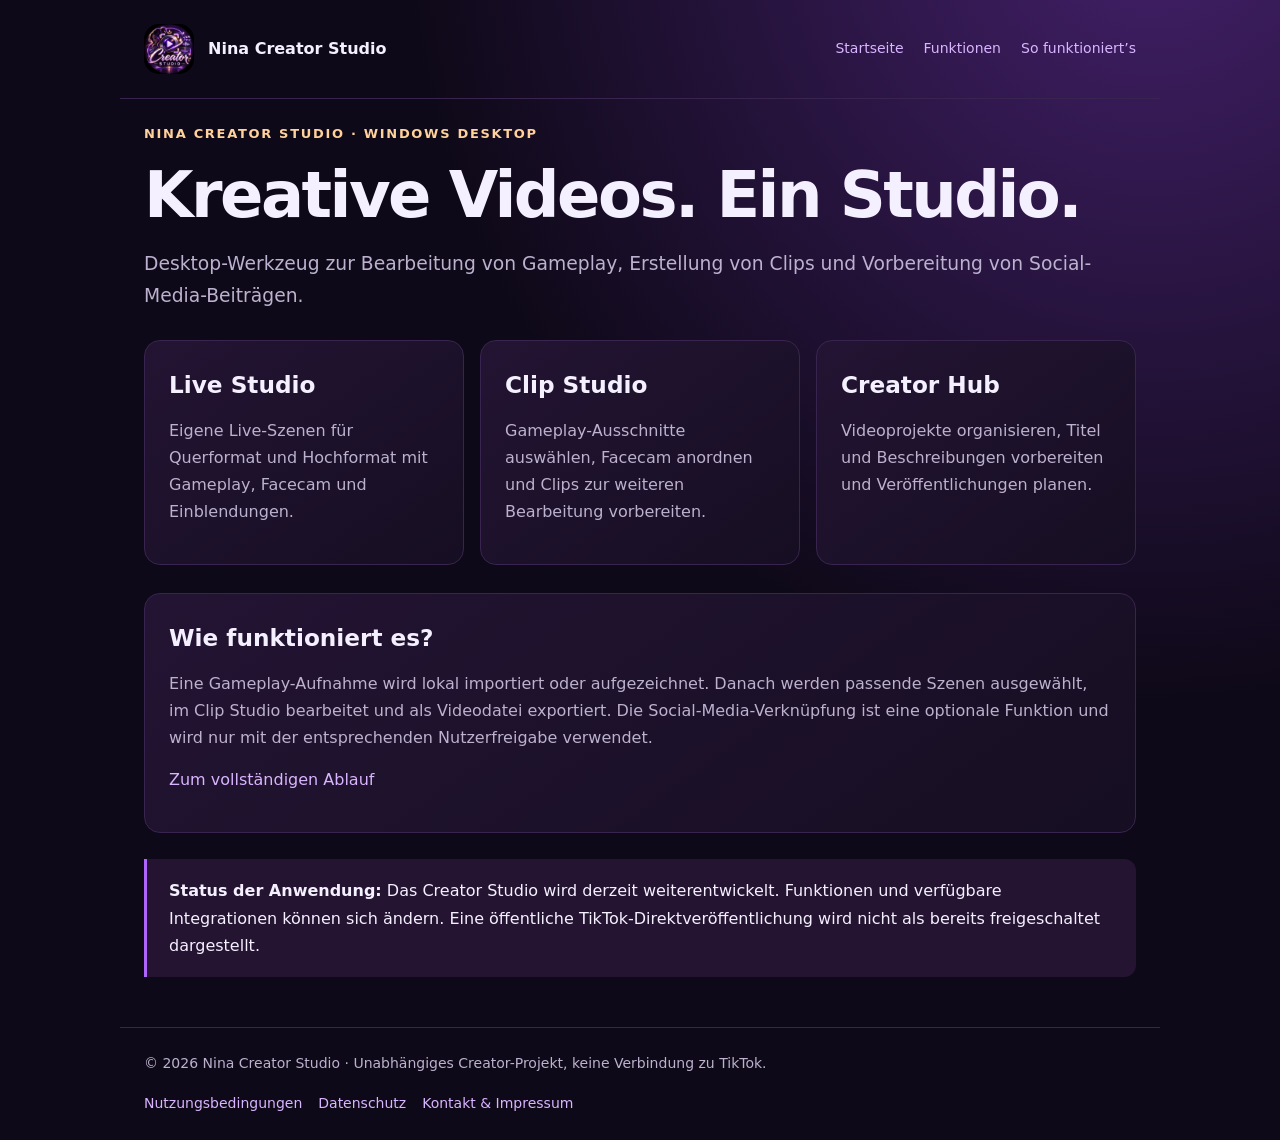
<file: index.html>
<!doctype html><html lang="de"><head><meta charset="UTF-8"><meta name="viewport" content="width=device-width, initial-scale=1"><meta name="description" content="Nina Creator Studio – Windows-Desktop-App für Gameplay, Clips und Social-Media-Workflows"><title>Kreative Videos. Ein Studio. | Nina Creator Studio</title><link rel="stylesheet" href="style.css"><link rel="icon" href="logo.jpg"></head><body><header><a class="brand" href="index.html"><img src="logo.jpg" alt="Nina Creator Studio Logo">Nina Creator Studio</a><nav aria-label="Hauptnavigation"><a href="index.html">Startseite</a><a href="funktionen.html">Funktionen</a><a href="ablauf.html">So funktioniert’s</a></nav></header><main class=""><p class="eyebrow">Nina Creator Studio · Windows Desktop</p><h1>Kreative Videos. Ein Studio.</h1><p class="lead">Desktop-Werkzeug zur Bearbeitung von Gameplay, Erstellung von Clips und Vorbereitung von Social-Media-Beiträgen.</p><section class="grid"><article class="panel"><h2>Live Studio</h2><p>Eigene Live-Szenen für Querformat und Hochformat mit Gameplay, Facecam und Einblendungen.</p></article><article class="panel"><h2>Clip Studio</h2><p>Gameplay-Ausschnitte auswählen, Facecam anordnen und Clips zur weiteren Bearbeitung vorbereiten.</p></article><article class="panel"><h2>Creator Hub</h2><p>Videoprojekte organisieren, Titel und Beschreibungen vorbereiten und Veröffentlichungen planen.</p></article></section><section class="panel"><h2>Wie funktioniert es?</h2><p>Eine Gameplay-Aufnahme wird lokal importiert oder aufgezeichnet. Danach werden passende Szenen ausgewählt, im Clip Studio bearbeitet und als Videodatei exportiert. Die Social-Media-Verknüpfung ist eine optionale Funktion und wird nur mit der entsprechenden Nutzerfreigabe verwendet.</p><p><a href="ablauf.html">Zum vollständigen Ablauf</a></p></section><div class="callout"><strong>Status der Anwendung:</strong> Das Creator Studio wird derzeit weiterentwickelt. Funktionen und verfügbare Integrationen können sich ändern. Eine öffentliche TikTok-Direktveröffentlichung wird nicht als bereits freigeschaltet dargestellt.</div></main><footer><div>© 2026 Nina Creator Studio · Unabhängiges Creator-Projekt, keine Verbindung zu TikTok.</div><div class="footlinks"><a href="nutzungsbedingungen.html">Nutzungsbedingungen</a><a href="datenschutz.html">Datenschutz</a><a href="impressum.html">Kontakt & Impressum</a></div></footer></body></html>
</file>
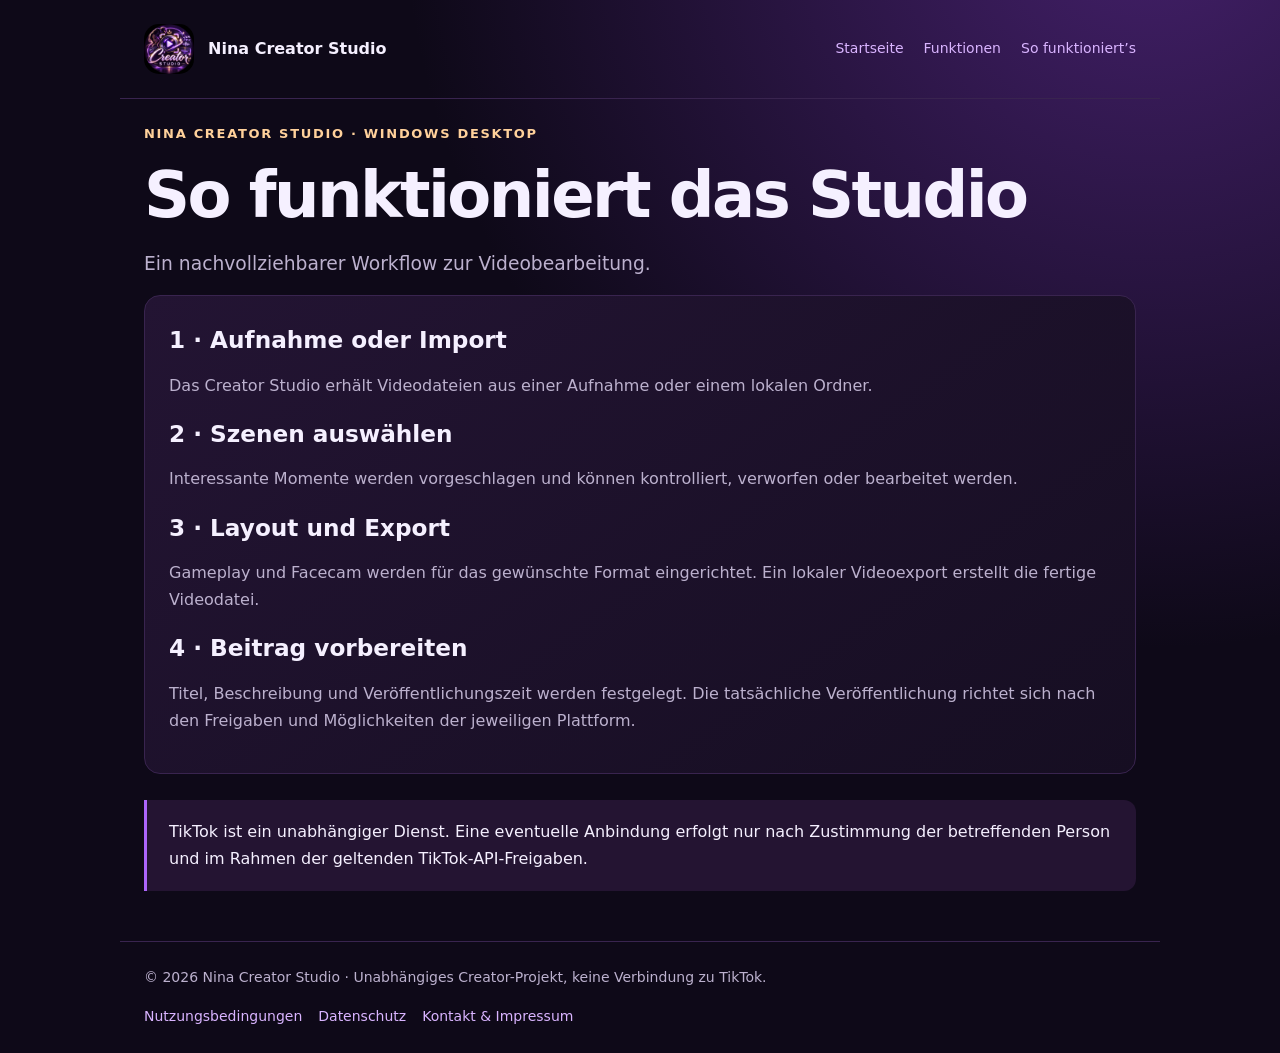
<file: ablauf.html>
<!doctype html><html lang="de"><head><meta charset="UTF-8"><meta name="viewport" content="width=device-width, initial-scale=1"><meta name="description" content="Nina Creator Studio – Windows-Desktop-App für Gameplay, Clips und Social-Media-Workflows"><title>So funktioniert das Studio | Nina Creator Studio</title><link rel="stylesheet" href="style.css"><link rel="icon" href="logo.jpg"></head><body><header><a class="brand" href="index.html"><img src="logo.jpg" alt="Nina Creator Studio Logo">Nina Creator Studio</a><nav aria-label="Hauptnavigation"><a href="index.html">Startseite</a><a href="funktionen.html">Funktionen</a><a href="ablauf.html">So funktioniert’s</a></nav></header><main class=""><p class="eyebrow">Nina Creator Studio · Windows Desktop</p><h1>So funktioniert das Studio</h1><p class="lead">Ein nachvollziehbarer Workflow zur Videobearbeitung.</p><section class="panel"><h2>1 · Aufnahme oder Import</h2><p>Das Creator Studio erhält Videodateien aus einer Aufnahme oder einem lokalen Ordner.</p><h2>2 · Szenen auswählen</h2><p>Interessante Momente werden vorgeschlagen und können kontrolliert, verworfen oder bearbeitet werden.</p><h2>3 · Layout und Export</h2><p>Gameplay und Facecam werden für das gewünschte Format eingerichtet. Ein lokaler Videoexport erstellt die fertige Videodatei.</p><h2>4 · Beitrag vorbereiten</h2><p>Titel, Beschreibung und Veröffentlichungszeit werden festgelegt. Die tatsächliche Veröffentlichung richtet sich nach den Freigaben und Möglichkeiten der jeweiligen Plattform.</p></section><div class="callout">TikTok ist ein unabhängiger Dienst. Eine eventuelle Anbindung erfolgt nur nach Zustimmung der betreffenden Person und im Rahmen der geltenden TikTok-API-Freigaben.</div></main><footer><div>© 2026 Nina Creator Studio · Unabhängiges Creator-Projekt, keine Verbindung zu TikTok.</div><div class="footlinks"><a href="nutzungsbedingungen.html">Nutzungsbedingungen</a><a href="datenschutz.html">Datenschutz</a><a href="impressum.html">Kontakt & Impressum</a></div></footer></body></html>
</file>
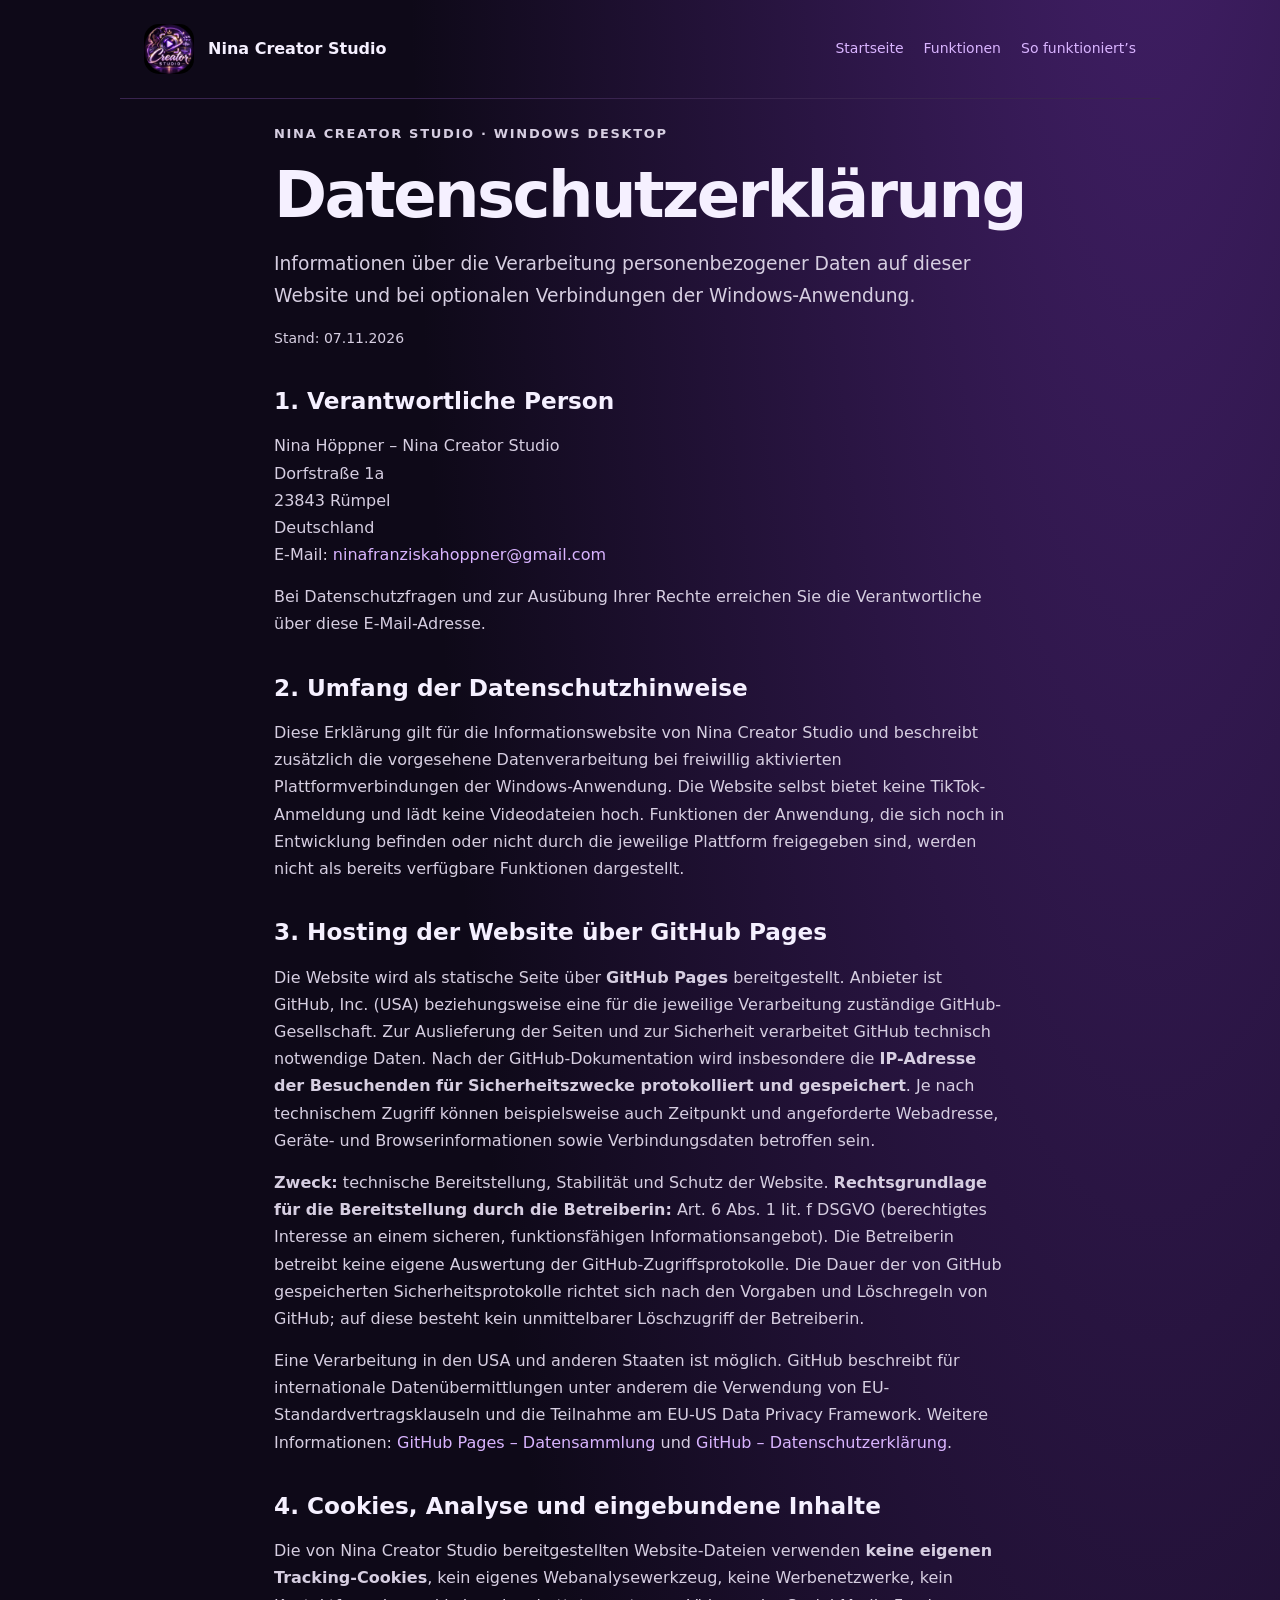
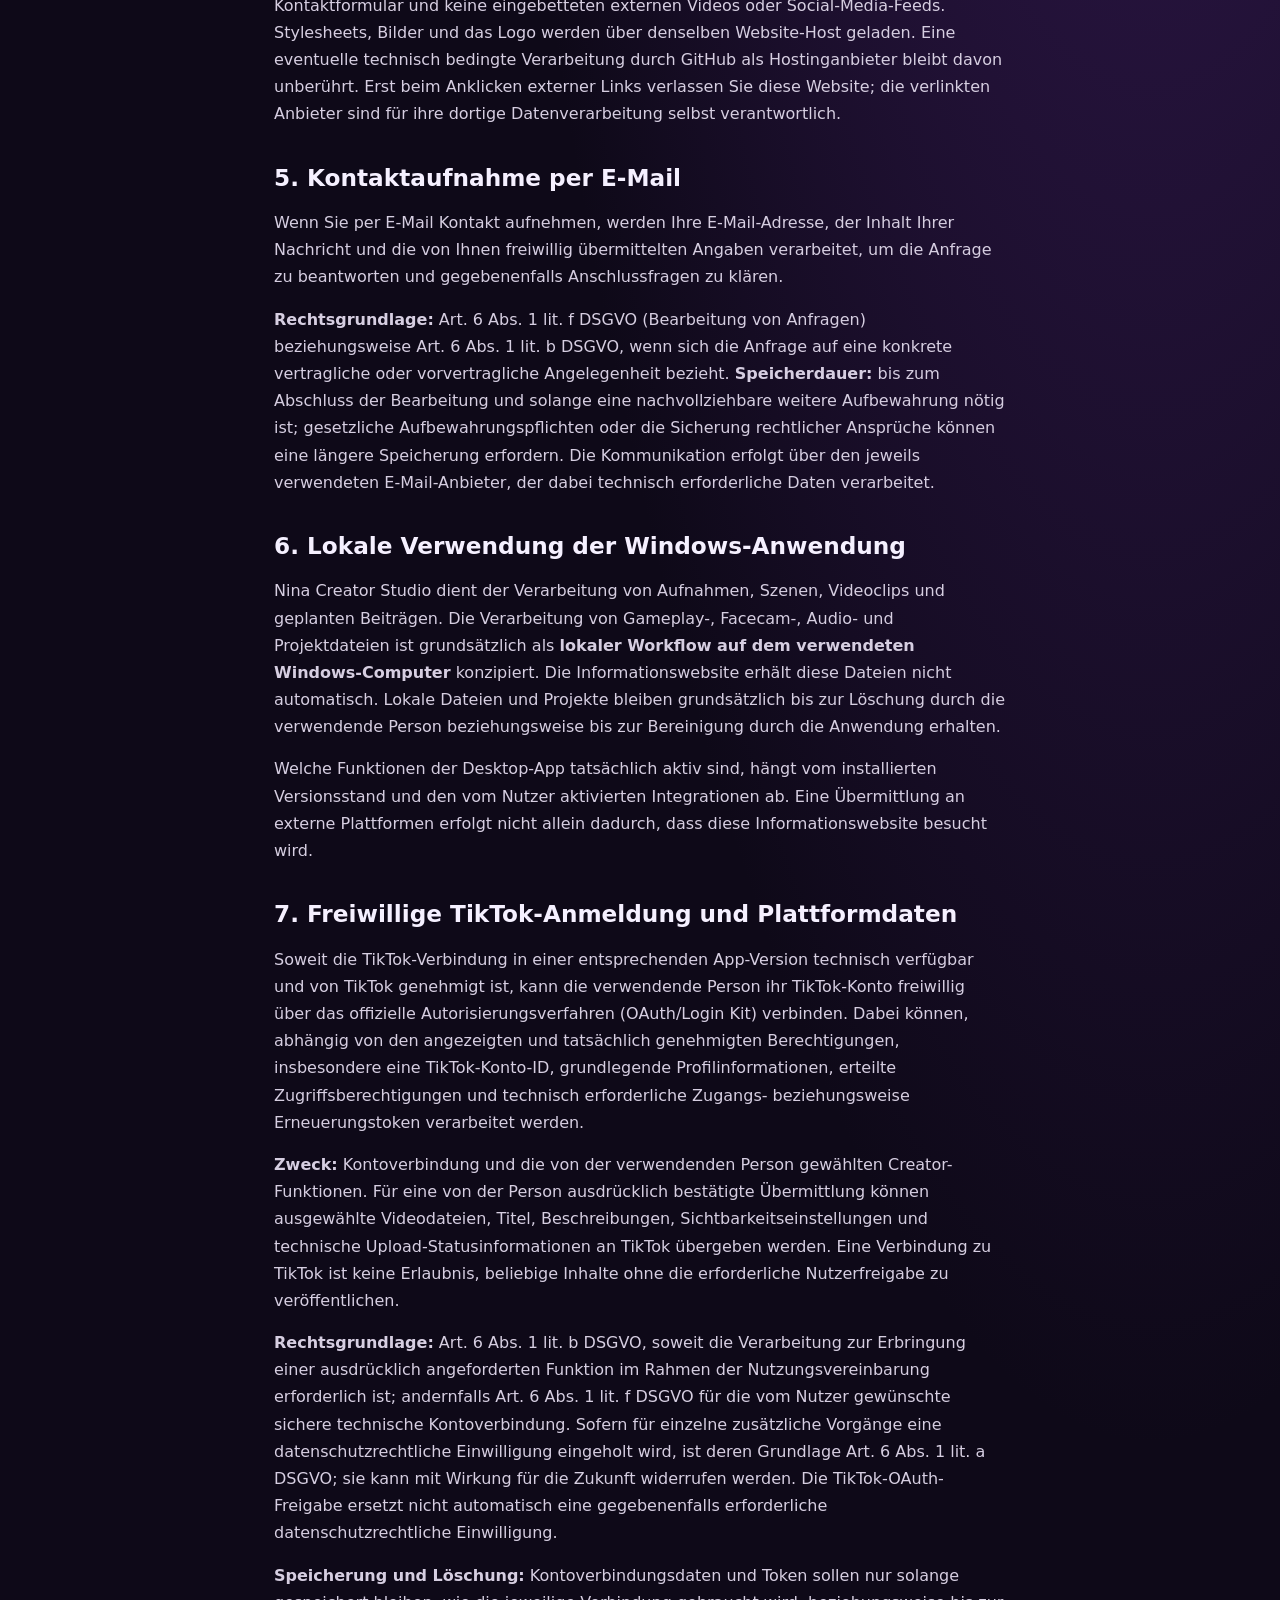
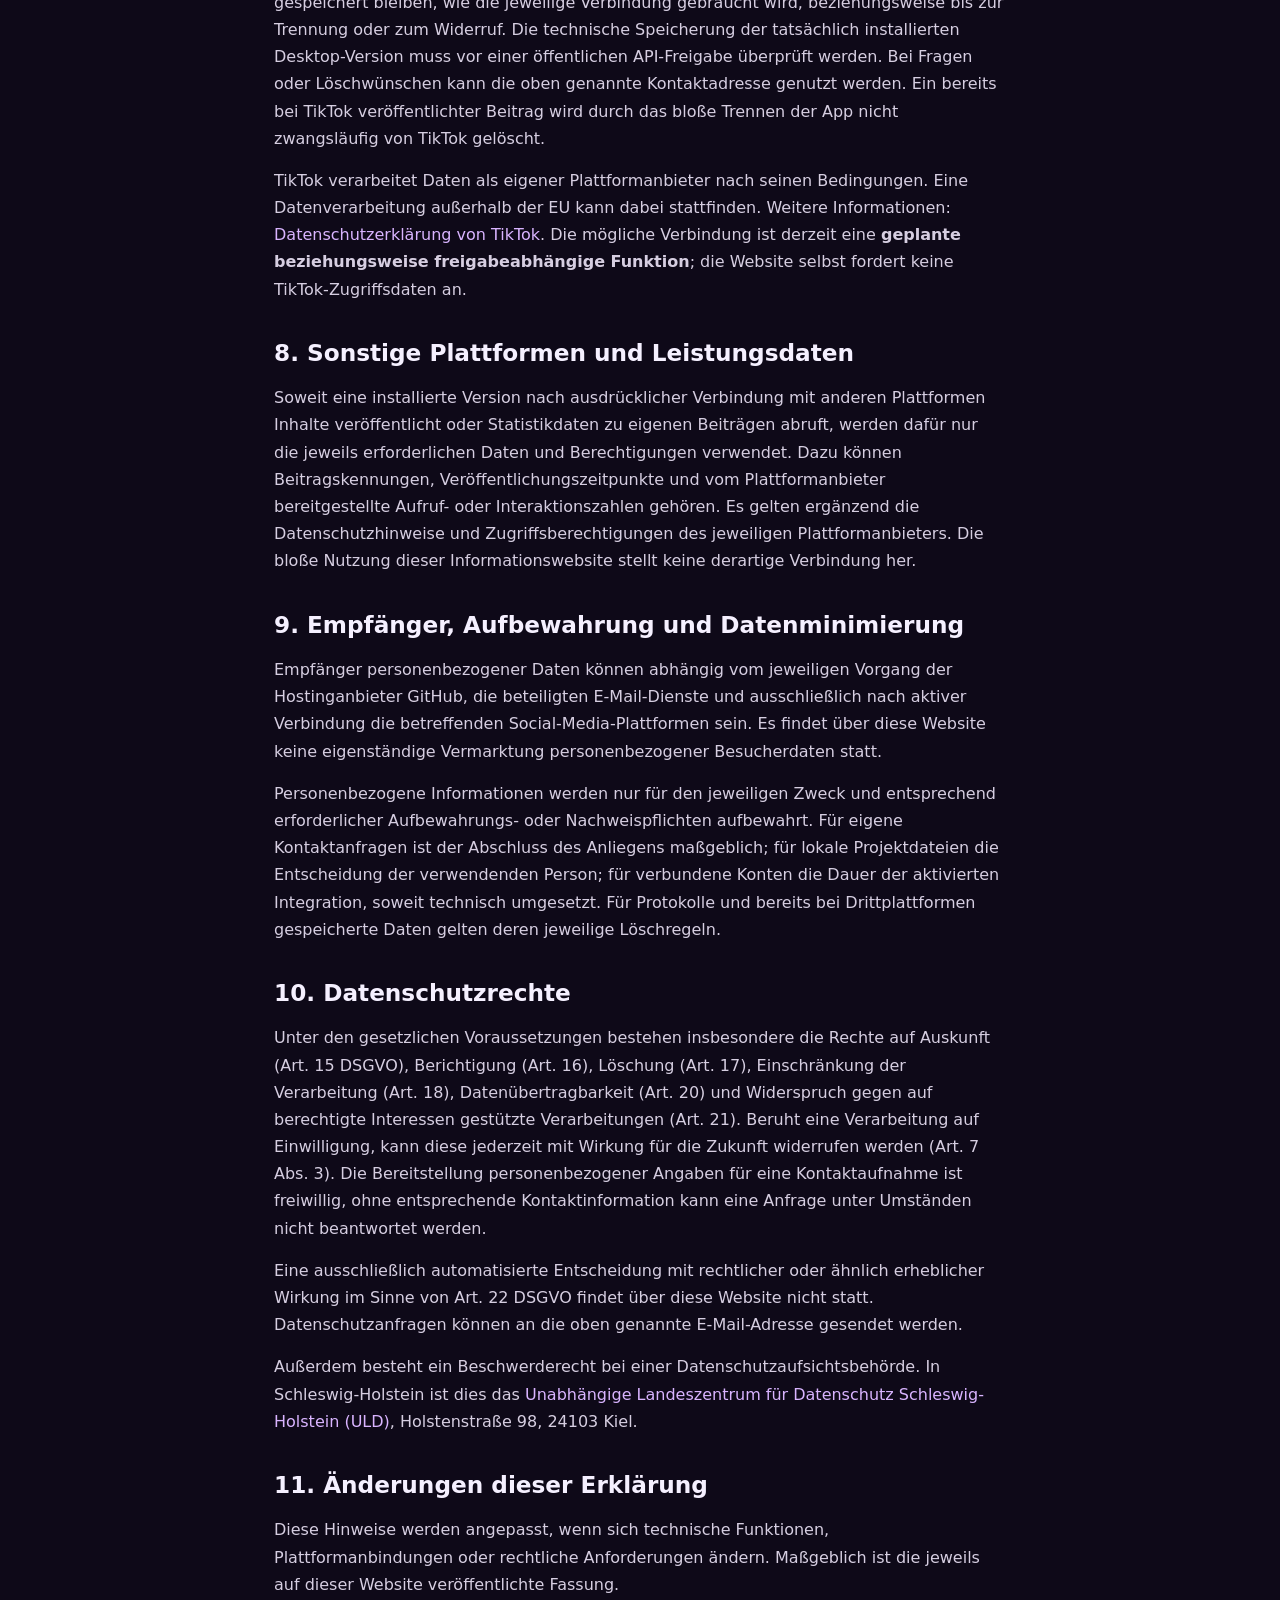
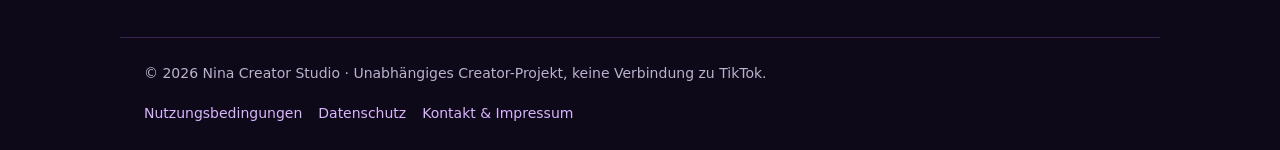
<file: datenschutz.html>
<!doctype html><html lang="de"><head><meta charset="UTF-8"><meta name="viewport" content="width=device-width, initial-scale=1"><meta name="description" content="Nina Creator Studio – Windows-Desktop-App für Gameplay, Clips und Social-Media-Workflows"><title>Datenschutzerklärung | Nina Creator Studio</title><link rel="stylesheet" href="style.css"><link rel="icon" href="logo.jpg"></head><body><header><a class="brand" href="index.html"><img src="logo.jpg" alt="Nina Creator Studio Logo">Nina Creator Studio</a><nav aria-label="Hauptnavigation"><a href="index.html">Startseite</a><a href="funktionen.html">Funktionen</a><a href="ablauf.html">So funktioniert’s</a></nav></header><main class="legal">
<p class="eyebrow">Nina Creator Studio · Windows Desktop</p>
<h1>Datenschutzerklärung</h1>
<p class="lead">Informationen über die Verarbeitung personenbezogener Daten auf dieser Website und bei optionalen Verbindungen der Windows-Anwendung.</p>
<p class="small">Stand: 07.11.2026</p>

<h2>1. Verantwortliche Person</h2>
<p>Nina Höppner – Nina Creator Studio<br>
Dorfstraße 1a<br>
23843 Rümpel<br>
Deutschland<br>
E-Mail: <a href="mailto:ninafranziskahoppner@gmail.com">ninafranziskahoppner@gmail.com</a></p>
<p>Bei Datenschutzfragen und zur Ausübung Ihrer Rechte erreichen Sie die Verantwortliche über diese E-Mail-Adresse.</p>

<h2>2. Umfang der Datenschutzhinweise</h2>
<p>Diese Erklärung gilt für die Informationswebsite von Nina Creator Studio und beschreibt zusätzlich die vorgesehene Datenverarbeitung bei freiwillig aktivierten Plattformverbindungen der Windows-Anwendung. Die Website selbst bietet keine TikTok-Anmeldung und lädt keine Videodateien hoch. Funktionen der Anwendung, die sich noch in Entwicklung befinden oder nicht durch die jeweilige Plattform freigegeben sind, werden nicht als bereits verfügbare Funktionen dargestellt.</p>

<h2>3. Hosting der Website über GitHub Pages</h2>
<p>Die Website wird als statische Seite über <strong>GitHub Pages</strong> bereitgestellt. Anbieter ist GitHub, Inc. (USA) beziehungsweise eine für die jeweilige Verarbeitung zuständige GitHub-Gesellschaft. Zur Auslieferung der Seiten und zur Sicherheit verarbeitet GitHub technisch notwendige Daten. Nach der GitHub-Dokumentation wird insbesondere die <strong>IP-Adresse der Besuchenden für Sicherheitszwecke protokolliert und gespeichert</strong>. Je nach technischem Zugriff können beispielsweise auch Zeitpunkt und angeforderte Webadresse, Geräte- und Browserinformationen sowie Verbindungsdaten betroffen sein.</p>
<p><strong>Zweck:</strong> technische Bereitstellung, Stabilität und Schutz der Website. <strong>Rechtsgrundlage für die Bereitstellung durch die Betreiberin:</strong> Art. 6 Abs. 1 lit. f DSGVO (berechtigtes Interesse an einem sicheren, funktionsfähigen Informationsangebot). Die Betreiberin betreibt keine eigene Auswertung der GitHub-Zugriffsprotokolle. Die Dauer der von GitHub gespeicherten Sicherheitsprotokolle richtet sich nach den Vorgaben und Löschregeln von GitHub; auf diese besteht kein unmittelbarer Löschzugriff der Betreiberin.</p>
<p>Eine Verarbeitung in den USA und anderen Staaten ist möglich. GitHub beschreibt für internationale Datenübermittlungen unter anderem die Verwendung von EU-Standardvertragsklauseln und die Teilnahme am EU-US Data Privacy Framework. Weitere Informationen: <a href="https://docs.github.com/de/pages/getting-started-with-github-pages/what-is-github-pages">GitHub Pages – Datensammlung</a> und <a href="https://docs.github.com/de/site-policy/privacy-policies/github-general-privacy-statement">GitHub – Datenschutzerklärung</a>.</p>

<h2>4. Cookies, Analyse und eingebundene Inhalte</h2>
<p>Die von Nina Creator Studio bereitgestellten Website-Dateien verwenden <strong>keine eigenen Tracking-Cookies</strong>, kein eigenes Webanalysewerkzeug, keine Werbenetzwerke, kein Kontaktformular und keine eingebetteten externen Videos oder Social-Media-Feeds. Stylesheets, Bilder und das Logo werden über denselben Website-Host geladen. Eine eventuelle technisch bedingte Verarbeitung durch GitHub als Hostinganbieter bleibt davon unberührt. Erst beim Anklicken externer Links verlassen Sie diese Website; die verlinkten Anbieter sind für ihre dortige Datenverarbeitung selbst verantwortlich.</p>

<h2>5. Kontaktaufnahme per E-Mail</h2>
<p>Wenn Sie per E-Mail Kontakt aufnehmen, werden Ihre E-Mail-Adresse, der Inhalt Ihrer Nachricht und die von Ihnen freiwillig übermittelten Angaben verarbeitet, um die Anfrage zu beantworten und gegebenenfalls Anschlussfragen zu klären.</p>
<p><strong>Rechtsgrundlage:</strong> Art. 6 Abs. 1 lit. f DSGVO (Bearbeitung von Anfragen) beziehungsweise Art. 6 Abs. 1 lit. b DSGVO, wenn sich die Anfrage auf eine konkrete vertragliche oder vorvertragliche Angelegenheit bezieht. <strong>Speicherdauer:</strong> bis zum Abschluss der Bearbeitung und solange eine nachvollziehbare weitere Aufbewahrung nötig ist; gesetzliche Aufbewahrungspflichten oder die Sicherung rechtlicher Ansprüche können eine längere Speicherung erfordern. Die Kommunikation erfolgt über den jeweils verwendeten E-Mail-Anbieter, der dabei technisch erforderliche Daten verarbeitet.</p>

<h2>6. Lokale Verwendung der Windows-Anwendung</h2>
<p>Nina Creator Studio dient der Verarbeitung von Aufnahmen, Szenen, Videoclips und geplanten Beiträgen. Die Verarbeitung von Gameplay-, Facecam-, Audio- und Projektdateien ist grundsätzlich als <strong>lokaler Workflow auf dem verwendeten Windows-Computer</strong> konzipiert. Die Informationswebsite erhält diese Dateien nicht automatisch. Lokale Dateien und Projekte bleiben grundsätzlich bis zur Löschung durch die verwendende Person beziehungsweise bis zur Bereinigung durch die Anwendung erhalten.</p>
<p>Welche Funktionen der Desktop-App tatsächlich aktiv sind, hängt vom installierten Versionsstand und den vom Nutzer aktivierten Integrationen ab. Eine Übermittlung an externe Plattformen erfolgt nicht allein dadurch, dass diese Informationswebsite besucht wird.</p>

<h2>7. Freiwillige TikTok-Anmeldung und Plattformdaten</h2>
<p>Soweit die TikTok-Verbindung in einer entsprechenden App-Version technisch verfügbar und von TikTok genehmigt ist, kann die verwendende Person ihr TikTok-Konto freiwillig über das offizielle Autorisierungsverfahren (OAuth/Login Kit) verbinden. Dabei können, abhängig von den angezeigten und tatsächlich genehmigten Berechtigungen, insbesondere eine TikTok-Konto-ID, grundlegende Profilinformationen, erteilte Zugriffsberechtigungen und technisch erforderliche Zugangs- beziehungsweise Erneuerungstoken verarbeitet werden.</p>
<p><strong>Zweck:</strong> Kontoverbindung und die von der verwendenden Person gewählten Creator-Funktionen. Für eine von der Person ausdrücklich bestätigte Übermittlung können ausgewählte Videodateien, Titel, Beschreibungen, Sichtbarkeitseinstellungen und technische Upload-Statusinformationen an TikTok übergeben werden. Eine Verbindung zu TikTok ist keine Erlaubnis, beliebige Inhalte ohne die erforderliche Nutzerfreigabe zu veröffentlichen.</p>
<p><strong>Rechtsgrundlage:</strong> Art. 6 Abs. 1 lit. b DSGVO, soweit die Verarbeitung zur Erbringung einer ausdrücklich angeforderten Funktion im Rahmen der Nutzungsvereinbarung erforderlich ist; andernfalls Art. 6 Abs. 1 lit. f DSGVO für die vom Nutzer gewünschte sichere technische Kontoverbindung. Sofern für einzelne zusätzliche Vorgänge eine datenschutzrechtliche Einwilligung eingeholt wird, ist deren Grundlage Art. 6 Abs. 1 lit. a DSGVO; sie kann mit Wirkung für die Zukunft widerrufen werden. Die TikTok-OAuth-Freigabe ersetzt nicht automatisch eine gegebenenfalls erforderliche datenschutzrechtliche Einwilligung.</p>
<p><strong>Speicherung und Löschung:</strong> Kontoverbindungsdaten und Token sollen nur solange gespeichert bleiben, wie die jeweilige Verbindung gebraucht wird, beziehungsweise bis zur Trennung oder zum Widerruf. Die technische Speicherung der tatsächlich installierten Desktop-Version muss vor einer öffentlichen API-Freigabe überprüft werden. Bei Fragen oder Löschwünschen kann die oben genannte Kontaktadresse genutzt werden. Ein bereits bei TikTok veröffentlichter Beitrag wird durch das bloße Trennen der App nicht zwangsläufig von TikTok gelöscht.</p>
<p>TikTok verarbeitet Daten als eigener Plattformanbieter nach seinen Bedingungen. Eine Datenverarbeitung außerhalb der EU kann dabei stattfinden. Weitere Informationen: <a href="https://www.tiktok.com/legal/page/eea/privacy-policy/de">Datenschutzerklärung von TikTok</a>. Die mögliche Verbindung ist derzeit eine <strong>geplante beziehungsweise freigabeabhängige Funktion</strong>; die Website selbst fordert keine TikTok-Zugriffsdaten an.</p>

<h2>8. Sonstige Plattformen und Leistungsdaten</h2>
<p>Soweit eine installierte Version nach ausdrücklicher Verbindung mit anderen Plattformen Inhalte veröffentlicht oder Statistikdaten zu eigenen Beiträgen abruft, werden dafür nur die jeweils erforderlichen Daten und Berechtigungen verwendet. Dazu können Beitragskennungen, Veröffentlichungszeitpunkte und vom Plattformanbieter bereitgestellte Aufruf- oder Interaktionszahlen gehören. Es gelten ergänzend die Datenschutzhinweise und Zugriffsberechtigungen des jeweiligen Plattformanbieters. Die bloße Nutzung dieser Informationswebsite stellt keine derartige Verbindung her.</p>

<h2>9. Empfänger, Aufbewahrung und Datenminimierung</h2>
<p>Empfänger personenbezogener Daten können abhängig vom jeweiligen Vorgang der Hostinganbieter GitHub, die beteiligten E-Mail-Dienste und ausschließlich nach aktiver Verbindung die betreffenden Social-Media-Plattformen sein. Es findet über diese Website keine eigenständige Vermarktung personenbezogener Besucherdaten statt.</p>
<p>Personenbezogene Informationen werden nur für den jeweiligen Zweck und entsprechend erforderlicher Aufbewahrungs- oder Nachweispflichten aufbewahrt. Für eigene Kontaktanfragen ist der Abschluss des Anliegens maßgeblich; für lokale Projektdateien die Entscheidung der verwendenden Person; für verbundene Konten die Dauer der aktivierten Integration, soweit technisch umgesetzt. Für Protokolle und bereits bei Drittplattformen gespeicherte Daten gelten deren jeweilige Löschregeln.</p>

<h2>10. Datenschutzrechte</h2>
<p>Unter den gesetzlichen Voraussetzungen bestehen insbesondere die Rechte auf Auskunft (Art. 15 DSGVO), Berichtigung (Art. 16), Löschung (Art. 17), Einschränkung der Verarbeitung (Art. 18), Datenübertragbarkeit (Art. 20) und Widerspruch gegen auf berechtigte Interessen gestützte Verarbeitungen (Art. 21). Beruht eine Verarbeitung auf Einwilligung, kann diese jederzeit mit Wirkung für die Zukunft widerrufen werden (Art. 7 Abs. 3). Die Bereitstellung personenbezogener Angaben für eine Kontaktaufnahme ist freiwillig, ohne entsprechende Kontaktinformation kann eine Anfrage unter Umständen nicht beantwortet werden.</p>
<p>Eine ausschließlich automatisierte Entscheidung mit rechtlicher oder ähnlich erheblicher Wirkung im Sinne von Art. 22 DSGVO findet über diese Website nicht statt. Datenschutzanfragen können an die oben genannte E-Mail-Adresse gesendet werden.</p>
<p>Außerdem besteht ein Beschwerderecht bei einer Datenschutzaufsichtsbehörde. In Schleswig-Holstein ist dies das <a href="https://www.datenschutzzentrum.de/">Unabhängige Landeszentrum für Datenschutz Schleswig-Holstein (ULD)</a>, Holstenstraße 98, 24103 Kiel.</p>

<h2>11. Änderungen dieser Erklärung</h2>
<p>Diese Hinweise werden angepasst, wenn sich technische Funktionen, Plattformanbindungen oder rechtliche Anforderungen ändern. Maßgeblich ist die jeweils auf dieser Website veröffentlichte Fassung.</p>
</main><footer><div>© 2026 Nina Creator Studio · Unabhängiges Creator-Projekt, keine Verbindung zu TikTok.</div><div class="footlinks"><a href="nutzungsbedingungen.html">Nutzungsbedingungen</a><a href="datenschutz.html">Datenschutz</a><a href="impressum.html">Kontakt & Impressum</a></div></footer></body></html>
</file>
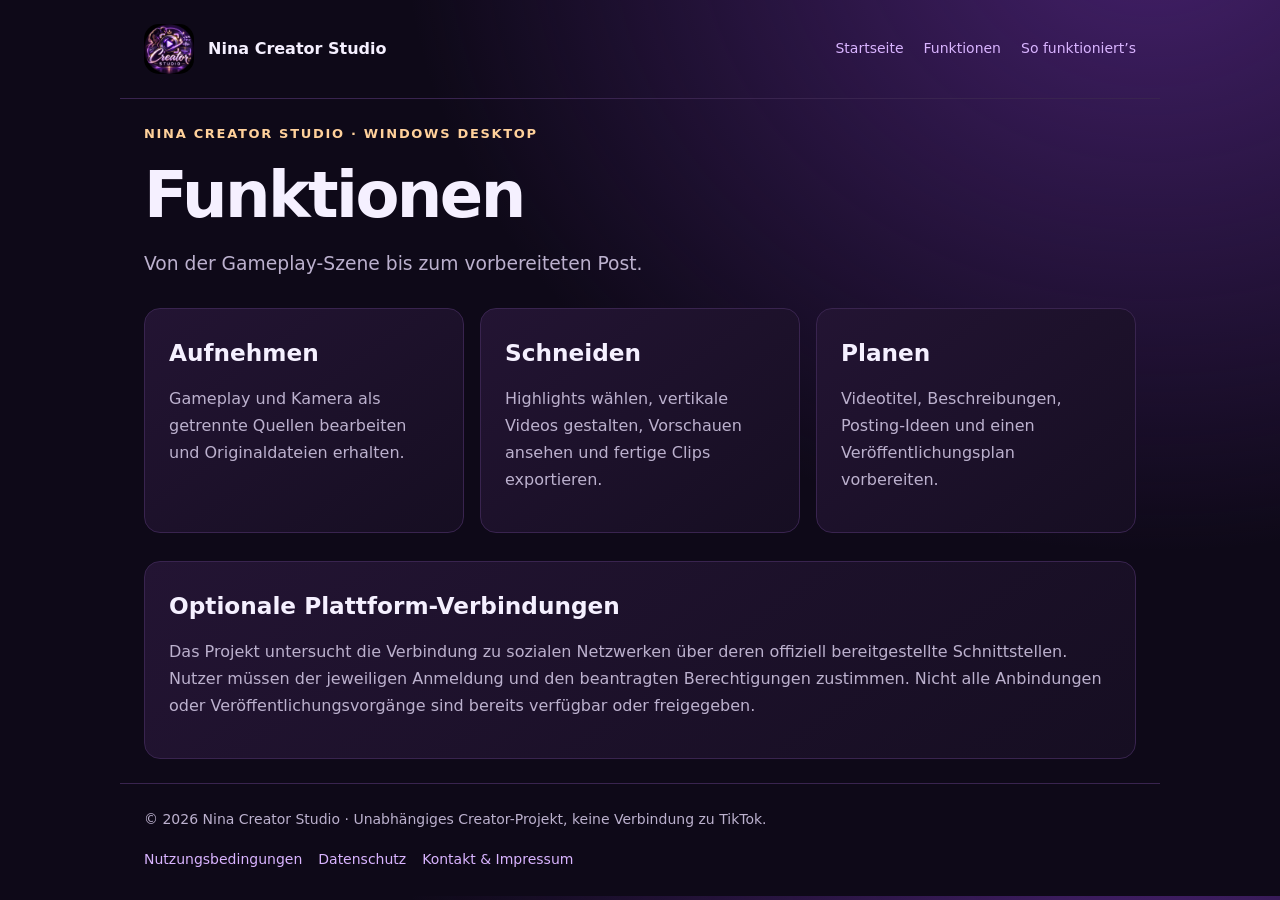
<file: funktionen.html>
<!doctype html><html lang="de"><head><meta charset="UTF-8"><meta name="viewport" content="width=device-width, initial-scale=1"><meta name="description" content="Nina Creator Studio – Windows-Desktop-App für Gameplay, Clips und Social-Media-Workflows"><title>Funktionen | Nina Creator Studio</title><link rel="stylesheet" href="style.css"><link rel="icon" href="logo.jpg"></head><body><header><a class="brand" href="index.html"><img src="logo.jpg" alt="Nina Creator Studio Logo">Nina Creator Studio</a><nav aria-label="Hauptnavigation"><a href="index.html">Startseite</a><a href="funktionen.html">Funktionen</a><a href="ablauf.html">So funktioniert’s</a></nav></header><main class=""><p class="eyebrow">Nina Creator Studio · Windows Desktop</p><h1>Funktionen</h1><p class="lead">Von der Gameplay-Szene bis zum vorbereiteten Post.</p><section class="grid"><article class="panel"><h2>Aufnehmen</h2><p>Gameplay und Kamera als getrennte Quellen bearbeiten und Originaldateien erhalten.</p></article><article class="panel"><h2>Schneiden</h2><p>Highlights wählen, vertikale Videos gestalten, Vorschauen ansehen und fertige Clips exportieren.</p></article><article class="panel"><h2>Planen</h2><p>Videotitel, Beschreibungen, Posting-Ideen und einen Veröffentlichungsplan vorbereiten.</p></article></section><section class="panel"><h2>Optionale Plattform-Verbindungen</h2><p>Das Projekt untersucht die Verbindung zu sozialen Netzwerken über deren offiziell bereitgestellte Schnittstellen. Nutzer müssen der jeweiligen Anmeldung und den beantragten Berechtigungen zustimmen. Nicht alle Anbindungen oder Veröffentlichungsvorgänge sind bereits verfügbar oder freigegeben.</p></section></main><footer><div>© 2026 Nina Creator Studio · Unabhängiges Creator-Projekt, keine Verbindung zu TikTok.</div><div class="footlinks"><a href="nutzungsbedingungen.html">Nutzungsbedingungen</a><a href="datenschutz.html">Datenschutz</a><a href="impressum.html">Kontakt & Impressum</a></div></footer></body></html>
</file>
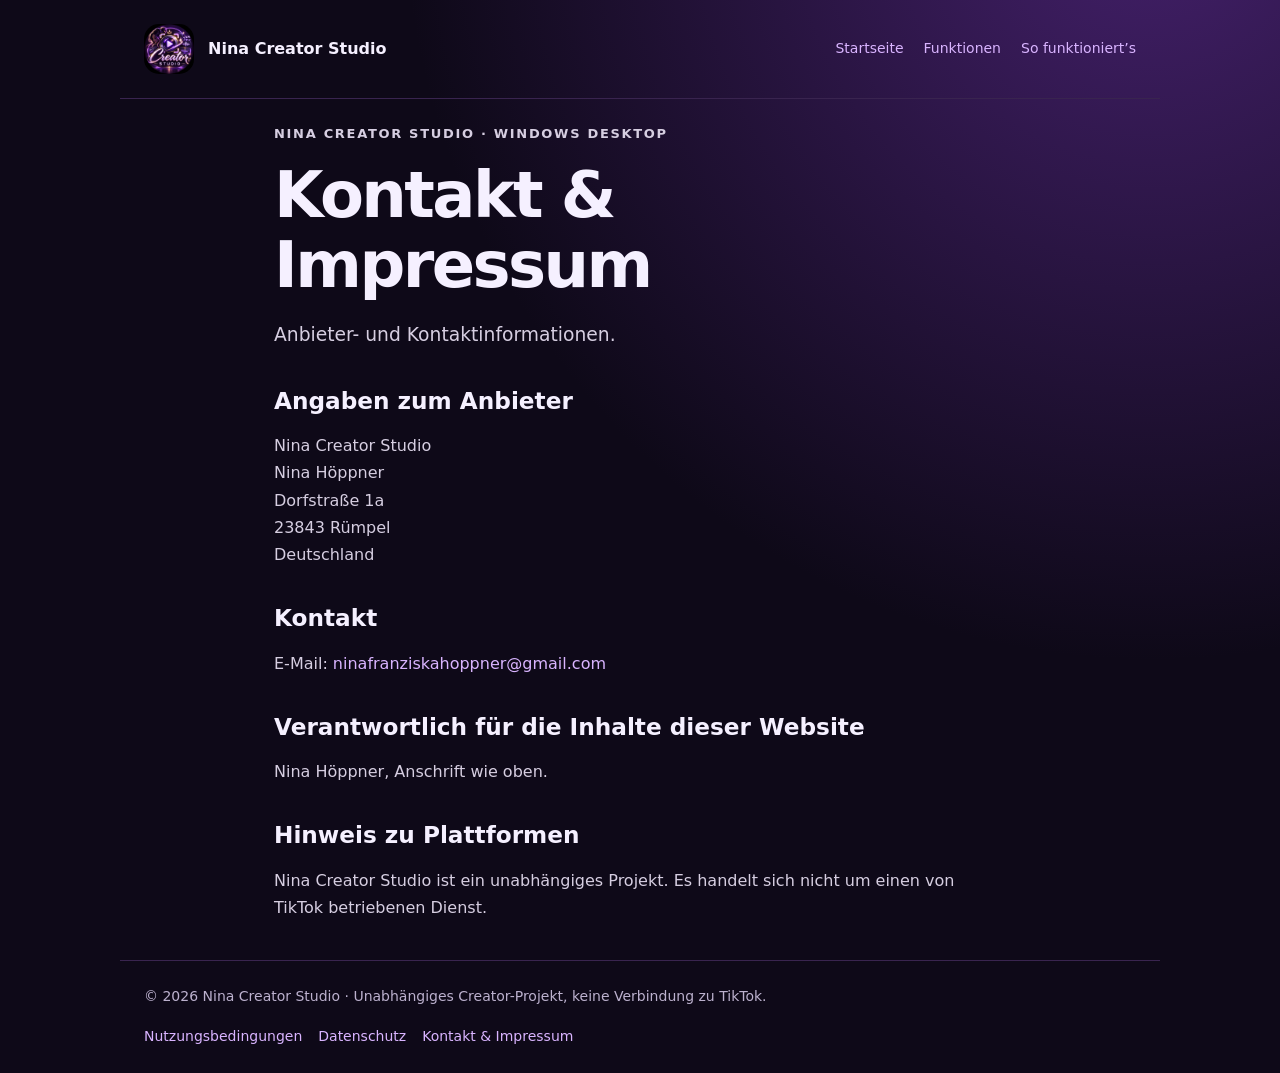
<file: impressum.html>
<!doctype html><html lang="de"><head><meta charset="UTF-8"><meta name="viewport" content="width=device-width, initial-scale=1"><meta name="description" content="Nina Creator Studio – Windows-Desktop-App für Gameplay, Clips und Social-Media-Workflows"><title>Kontakt &amp; Impressum | Nina Creator Studio</title><link rel="stylesheet" href="style.css"><link rel="icon" href="logo.jpg"></head><body><header><a class="brand" href="index.html"><img src="logo.jpg" alt="Nina Creator Studio Logo">Nina Creator Studio</a><nav aria-label="Hauptnavigation"><a href="index.html">Startseite</a><a href="funktionen.html">Funktionen</a><a href="ablauf.html">So funktioniert’s</a></nav></header><main class="legal"><p class="eyebrow">Nina Creator Studio · Windows Desktop</p><h1>Kontakt &amp; Impressum</h1><p class="lead">Anbieter- und Kontaktinformationen.</p><h2>Angaben zum Anbieter</h2><p>Nina Creator Studio<br>Nina Höppner<br>Dorfstraße 1a<br>23843 Rümpel<br>Deutschland</p><h2>Kontakt</h2><p>E-Mail: <a href="mailto:ninafranziskahoppner@gmail.com">ninafranziskahoppner@gmail.com</a></p><h2>Verantwortlich für die Inhalte dieser Website</h2><p>Nina Höppner, Anschrift wie oben.</p><h2>Hinweis zu Plattformen</h2><p>Nina Creator Studio ist ein unabhängiges Projekt. Es handelt sich nicht um einen von TikTok betriebenen Dienst.</p></main><footer><div>© 2026 Nina Creator Studio · Unabhängiges Creator-Projekt, keine Verbindung zu TikTok.</div><div class="footlinks"><a href="nutzungsbedingungen.html">Nutzungsbedingungen</a><a href="datenschutz.html">Datenschutz</a><a href="impressum.html">Kontakt & Impressum</a></div></footer></body></html>
</file>
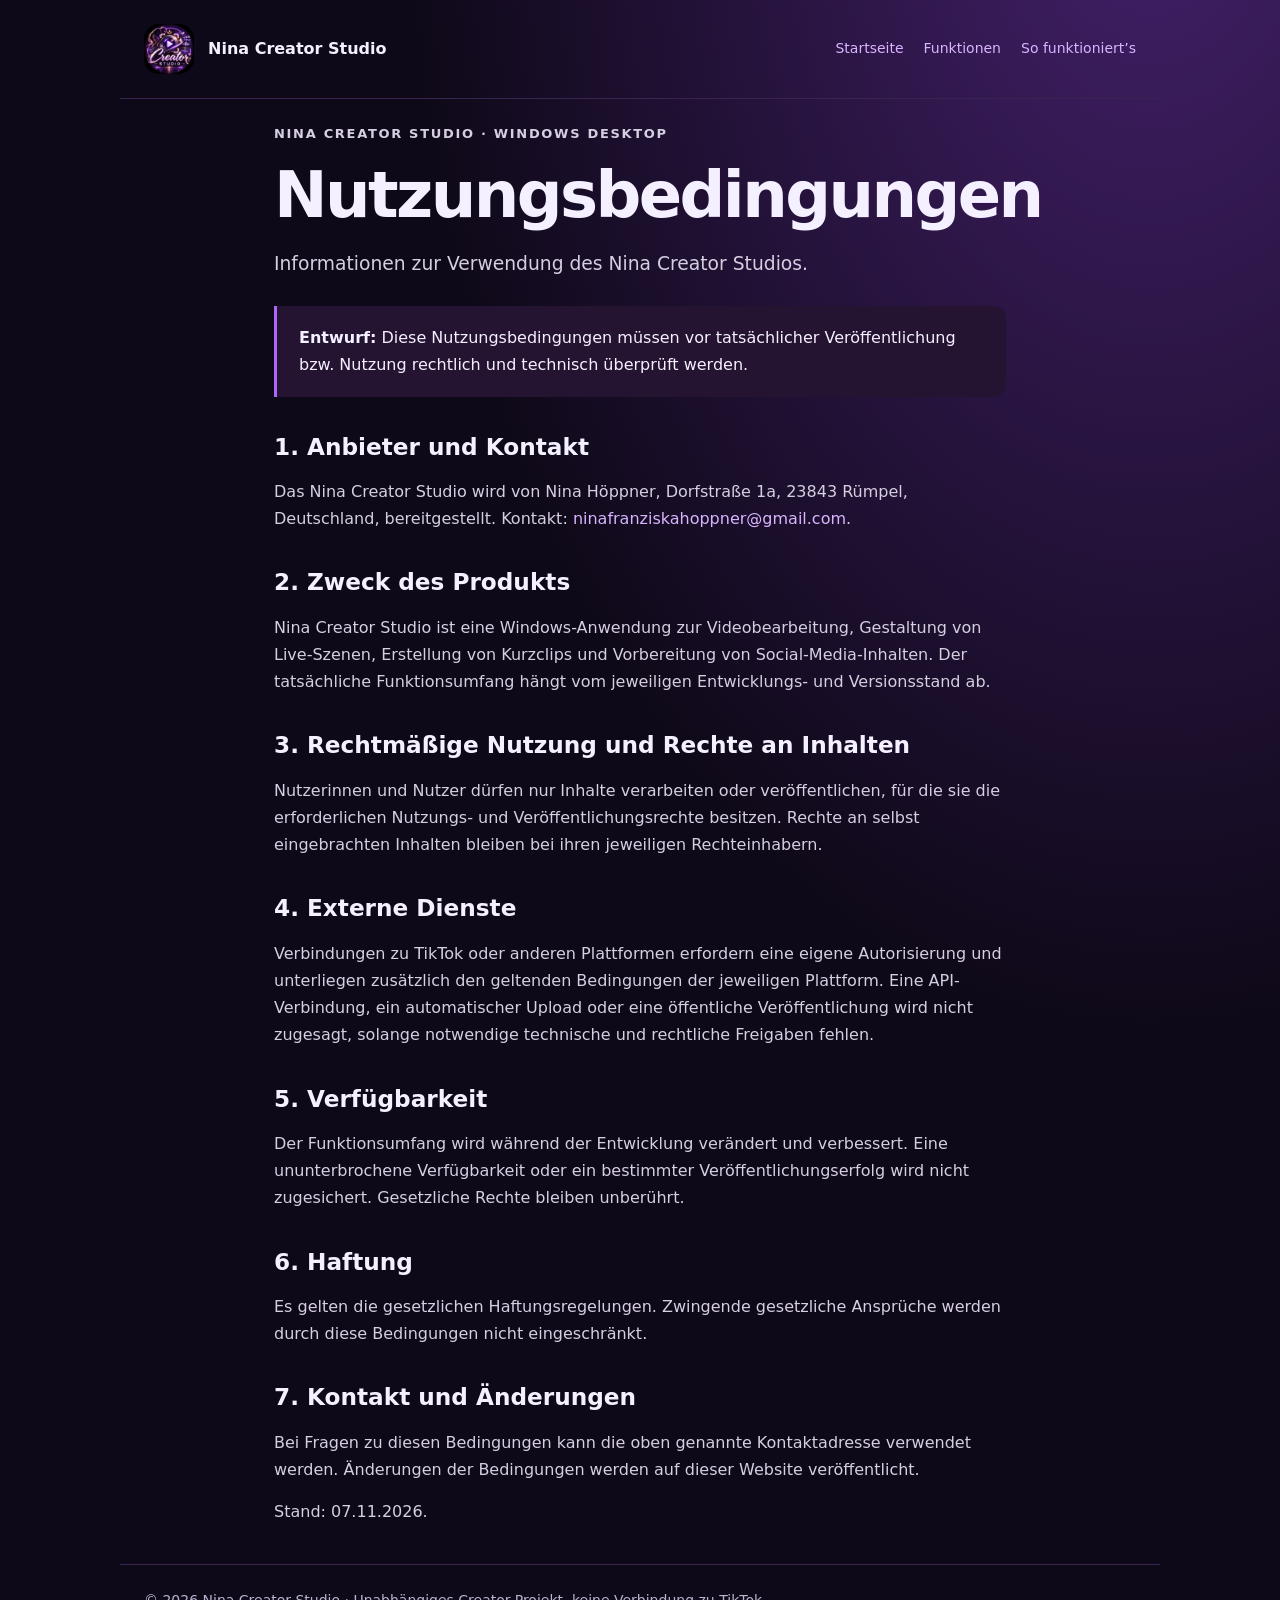
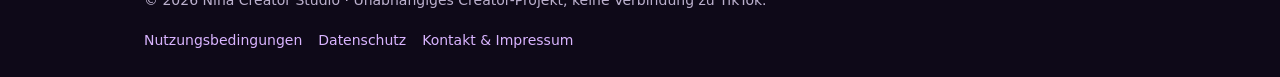
<file: nutzungsbedingungen.html>
<!doctype html><html lang="de"><head><meta charset="UTF-8"><meta name="viewport" content="width=device-width, initial-scale=1"><meta name="description" content="Nina Creator Studio – Windows-Desktop-App für Gameplay, Clips und Social-Media-Workflows"><title>Nutzungsbedingungen | Nina Creator Studio</title><link rel="stylesheet" href="style.css"><link rel="icon" href="logo.jpg"></head><body><header><a class="brand" href="index.html"><img src="logo.jpg" alt="Nina Creator Studio Logo">Nina Creator Studio</a><nav aria-label="Hauptnavigation"><a href="index.html">Startseite</a><a href="funktionen.html">Funktionen</a><a href="ablauf.html">So funktioniert’s</a></nav></header><main class="legal"><p class="eyebrow">Nina Creator Studio · Windows Desktop</p><h1>Nutzungsbedingungen</h1><p class="lead">Informationen zur Verwendung des Nina Creator Studios.</p><div class="callout"><strong>Entwurf:</strong> Diese Nutzungsbedingungen müssen vor tatsächlicher Veröffentlichung bzw. Nutzung rechtlich und technisch überprüft werden.</div><h2>1. Anbieter und Kontakt</h2><p>Das Nina Creator Studio wird von Nina Höppner, Dorfstraße 1a, 23843 Rümpel, Deutschland, bereitgestellt. Kontakt: <a href="mailto:ninafranziskahoppner@gmail.com">ninafranziskahoppner@gmail.com</a>.</p><h2>2. Zweck des Produkts</h2><p>Nina Creator Studio ist eine Windows-Anwendung zur Videobearbeitung, Gestaltung von Live-Szenen, Erstellung von Kurzclips und Vorbereitung von Social-Media-Inhalten. Der tatsächliche Funktionsumfang hängt vom jeweiligen Entwicklungs- und Versionsstand ab.</p><h2>3. Rechtmäßige Nutzung und Rechte an Inhalten</h2><p>Nutzerinnen und Nutzer dürfen nur Inhalte verarbeiten oder veröffentlichen, für die sie die erforderlichen Nutzungs- und Veröffentlichungsrechte besitzen. Rechte an selbst eingebrachten Inhalten bleiben bei ihren jeweiligen Rechteinhabern.</p><h2>4. Externe Dienste</h2><p>Verbindungen zu TikTok oder anderen Plattformen erfordern eine eigene Autorisierung und unterliegen zusätzlich den geltenden Bedingungen der jeweiligen Plattform. Eine API-Verbindung, ein automatischer Upload oder eine öffentliche Veröffentlichung wird nicht zugesagt, solange notwendige technische und rechtliche Freigaben fehlen.</p><h2>5. Verfügbarkeit</h2><p>Der Funktionsumfang wird während der Entwicklung verändert und verbessert. Eine ununterbrochene Verfügbarkeit oder ein bestimmter Veröffentlichungserfolg wird nicht zugesichert. Gesetzliche Rechte bleiben unberührt.</p><h2>6. Haftung</h2><p>Es gelten die gesetzlichen Haftungsregelungen. Zwingende gesetzliche Ansprüche werden durch diese Bedingungen nicht eingeschränkt.</p><h2>7. Kontakt und Änderungen</h2><p>Bei Fragen zu diesen Bedingungen kann die oben genannte Kontaktadresse verwendet werden. Änderungen der Bedingungen werden auf dieser Website veröffentlicht.</p><p>Stand: 07.11.2026.</p></main><footer><div>© 2026 Nina Creator Studio · Unabhängiges Creator-Projekt, keine Verbindung zu TikTok.</div><div class="footlinks"><a href="nutzungsbedingungen.html">Nutzungsbedingungen</a><a href="datenschutz.html">Datenschutz</a><a href="impressum.html">Kontakt & Impressum</a></div></footer></body></html>
</file>
<file: style.css>
:root{color-scheme:dark;--bg:#0e0918;--panel:#1b1129;--text:#f5f0ff;--muted:#bcb1ce;--line:#39244f;--violet:#ad65fc;--gold:#ffd19b}
*{box-sizing:border-box}body{margin:0;background:radial-gradient(ellipse at 90% -10%,#44206b 0,transparent 46%),var(--bg);color:var(--text);font:16px/1.7 system-ui,-apple-system,Segoe UI,sans-serif}
a{color:#d9b4ff;text-decoration:none}a:hover{text-decoration:underline}header,main,footer{max-width:1040px;margin:auto;padding:24px}header{display:flex;align-items:center;justify-content:space-between;gap:24px;flex-wrap:wrap;border-bottom:1px solid var(--line)}header a.brand{color:var(--text);display:flex;align-items:center;gap:14px;font-weight:800}header img{width:50px;height:50px;object-fit:contain;border-radius:15px}nav{display:flex;gap:10px 20px;flex-wrap:wrap}nav a{font-size:14px}.hero{padding:75px 0 32px;display:grid;grid-template-columns:1fr 210px;gap:30px;align-items:center}.hero img{width:210px;border-radius:30px;box-shadow:0 0 70px #7436b565}h1{font-size:clamp(2.1rem,5vw,4rem);line-height:1.1;letter-spacing:-.04em;margin:0 0 18px}h2{font-size:1.45rem;margin:0 0 12px}h3{font-size:1.08rem;margin:14px 0 4px}p{margin:0 0 15px}.lead{font-size:1.17rem;color:var(--muted)}.eyebrow{color:var(--gold);font-size:13px;font-weight:700;text-transform:uppercase;letter-spacing:.13em}.grid{display:grid;grid-template-columns:repeat(3,1fr);gap:16px;margin:28px 0}.panel{background:linear-gradient(145deg,#231433,#160e22);border:1px solid var(--line);border-radius:16px;padding:24px}.panel p{color:var(--muted)}.callout{border-left:3px solid var(--violet);padding:18px 22px;background:#241432;margin:26px 0;border-radius:0 12px 12px 0}.kicker{margin:40px 0 14px;color:var(--gold)}.legal{max-width:780px}.legal h2{margin-top:30px}.legal p,.legal li{color:#d6cee1}.legal ul{margin:0 0 18px}.placeholder{font-weight:700;color:#ffcc94;background:#473023;border-radius:5px;padding:0 5px}footer{border-top:1px solid var(--line);font-size:14px;color:var(--muted);display:flex;justify-content:space-between;gap:16px;flex-wrap:wrap}.footlinks{display:flex;flex-wrap:wrap;gap:16px}.small{font-size:14px;color:var(--muted)}@media(max-width:700px){.hero{grid-template-columns:1fr;padding-top:45px}.hero img{width:135px;grid-row:1}.grid{grid-template-columns:1fr}header,main,footer{padding:20px}}
</file>
